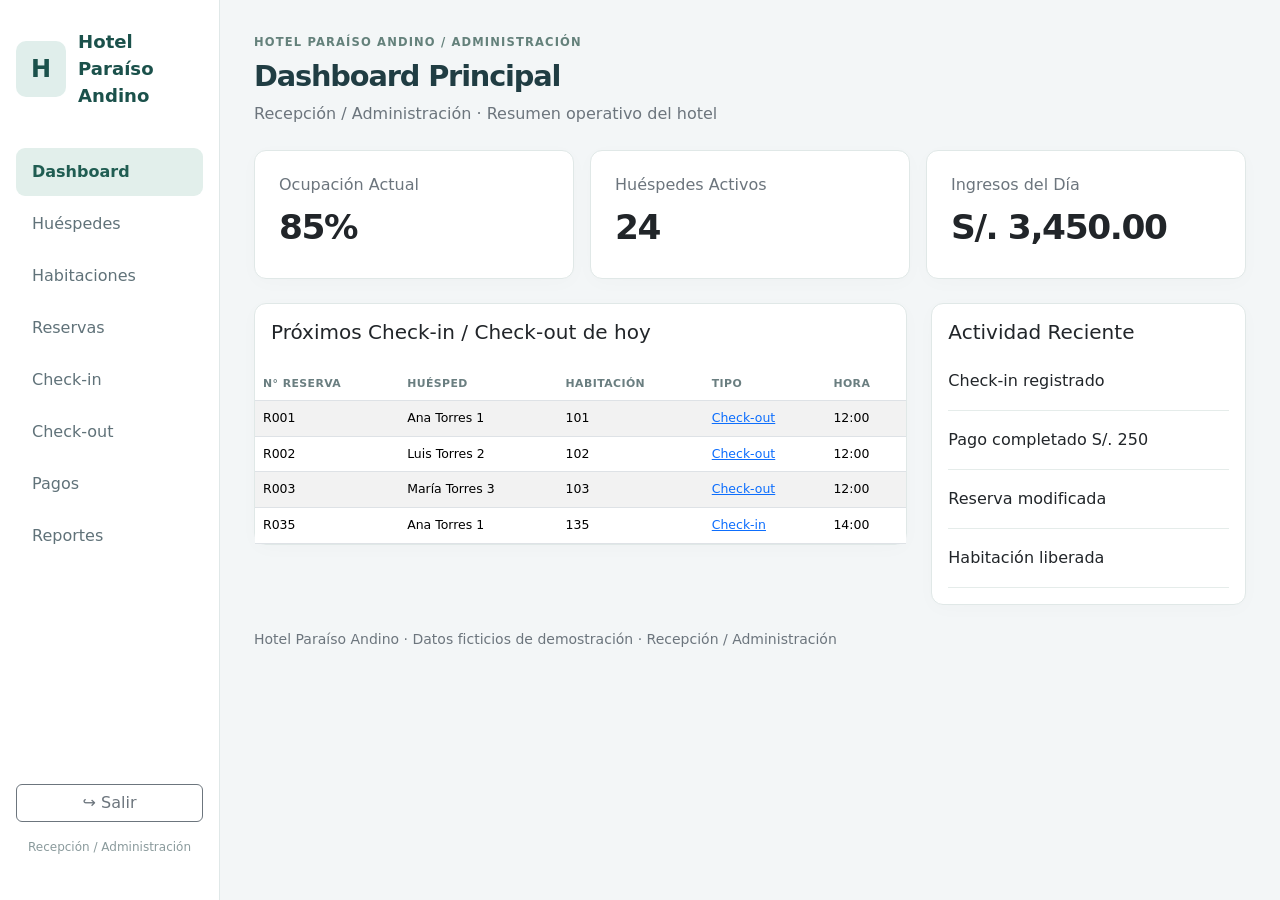
<file: index.html>
<!doctype html>
<html lang="es">
<head>
<meta charset="utf-8">
<meta name="viewport" content="width=device-width, initial-scale=1">
<title>Dashboard Principal | Hotel Paraíso Andino</title>
<link href="https://cdn.jsdelivr.net/npm/bootstrap@5.3.8/dist/css/bootstrap.min.css" rel="stylesheet" integrity="sha384-sRIl4kxILFvY47J16cr9ZwB07vP4J8+LH7qKQnuqkuIAvNWLzeN8tE5YBujZqJLB" crossorigin="anonymous">
<link rel="stylesheet" href="css/styles.css">
<script defer src="https://cdn.jsdelivr.net/npm/bootstrap@5.3.8/dist/js/bootstrap.bundle.min.js" integrity="sha384-FKyoEForCGlyvwx9Hj09JcYn3nv7wiPVlz7YYwJrWVcXK/BmnVDxM+D2scQbITxI" crossorigin="anonymous"></script>
<script defer src="js/main.js"></script>
</head>
<body data-page="index">
<a class="visually-hidden-focusable p-3" href="#contenido">Saltar al contenido</a>
<aside id="sidebar"></aside>
<main id="contenido" tabindex="-1"><div id="alerts" aria-live="polite"></div><div id="app"></div>
<noscript><p class="alert alert-warning">Activa JavaScript para utilizar esta demostración.</p></noscript>
<footer class="text-secondary small mt-4">Hotel Paraíso Andino · Datos ficticios de demostración · Recepción / Administración</footer>
</main>
</body>
</html>
</file>
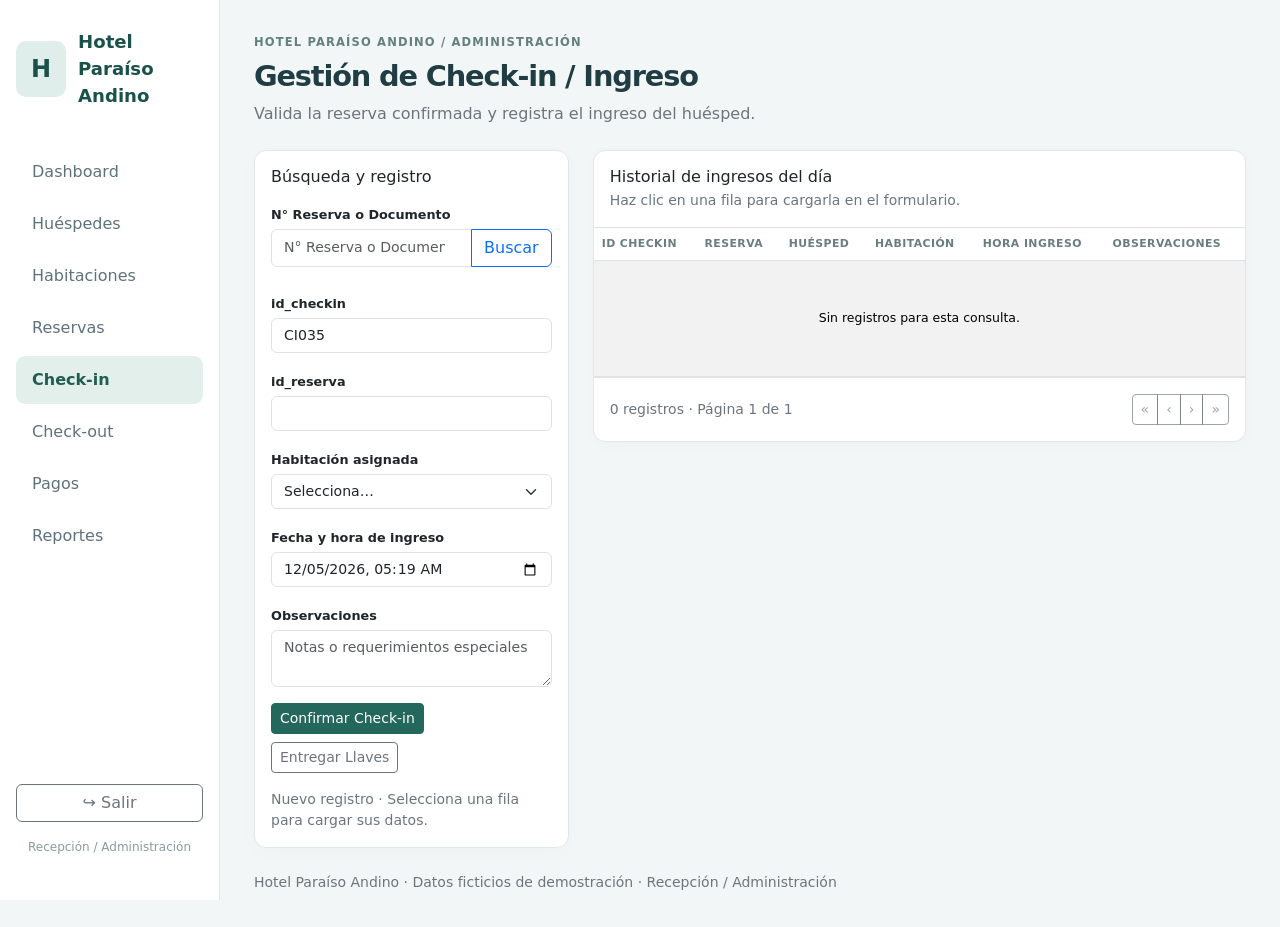
<file: pags/checkin.html>
<!doctype html>
<html lang="es">
<head>
<meta charset="utf-8">
<meta name="viewport" content="width=device-width, initial-scale=1">
<title>Gestión de Check-in / Ingreso | Hotel Paraíso Andino</title>
<link href="https://cdn.jsdelivr.net/npm/bootstrap@5.3.8/dist/css/bootstrap.min.css" rel="stylesheet" integrity="sha384-sRIl4kxILFvY47J16cr9ZwB07vP4J8+LH7qKQnuqkuIAvNWLzeN8tE5YBujZqJLB" crossorigin="anonymous">
<link rel="stylesheet" href="../css/styles.css">
<script defer src="https://cdn.jsdelivr.net/npm/bootstrap@5.3.8/dist/js/bootstrap.bundle.min.js" integrity="sha384-FKyoEForCGlyvwx9Hj09JcYn3nv7wiPVlz7YYwJrWVcXK/BmnVDxM+D2scQbITxI" crossorigin="anonymous"></script>
<script defer src="../js/main.js"></script>
</head>
<body data-page="checkin">
<a class="visually-hidden-focusable p-3" href="#contenido">Saltar al contenido</a>
<aside id="sidebar"></aside>
<main id="contenido" tabindex="-1"><div id="alerts" aria-live="polite"></div><div id="app"></div>
<noscript><p class="alert alert-warning">Activa JavaScript para utilizar esta demostración.</p></noscript>
<footer class="text-secondary small mt-4">Hotel Paraíso Andino · Datos ficticios de demostración · Recepción / Administración</footer>
</main>
</body>
</html>
</file>
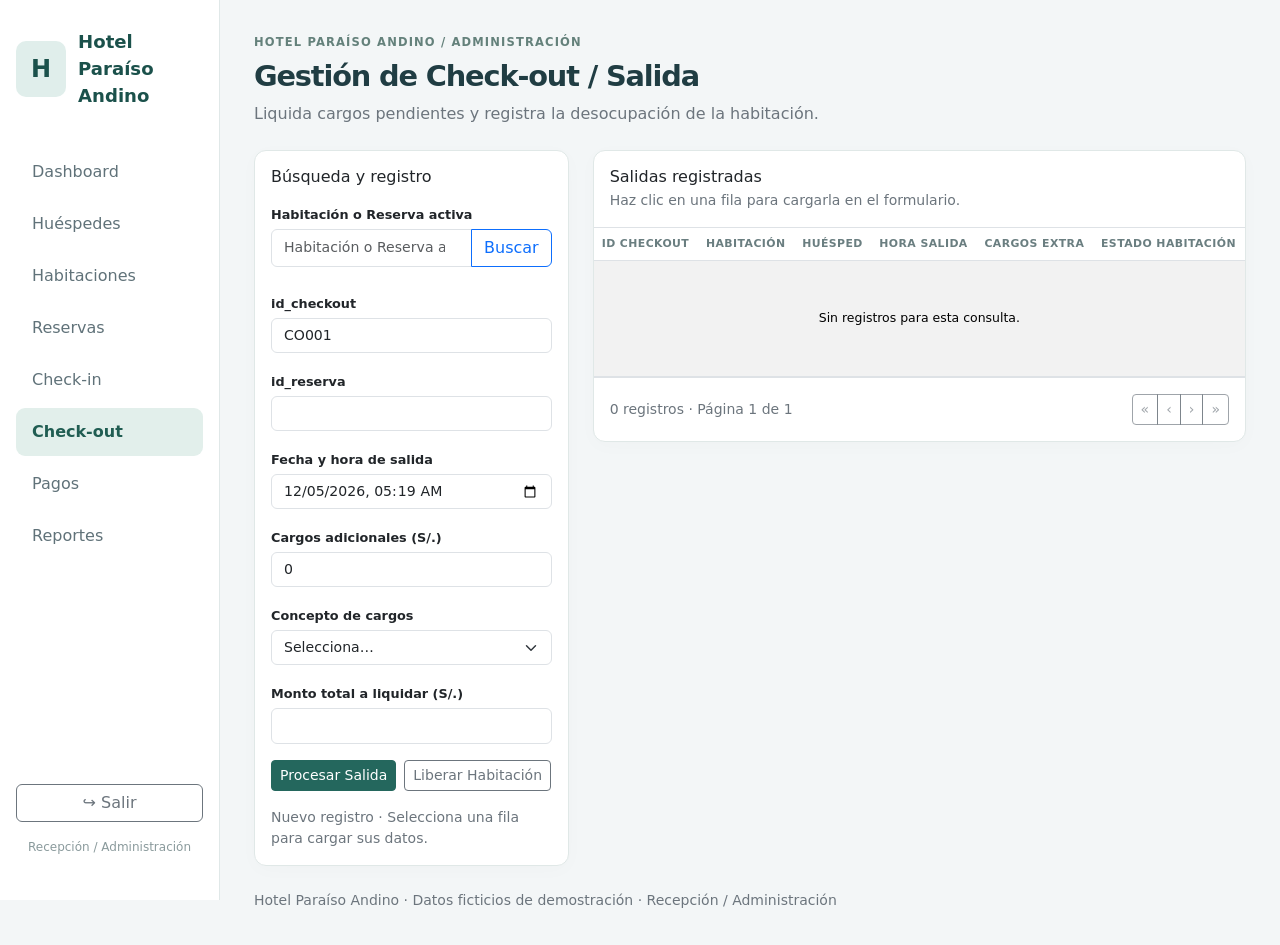
<file: pags/checkout.html>
<!doctype html>
<html lang="es">
<head>
<meta charset="utf-8">
<meta name="viewport" content="width=device-width, initial-scale=1">
<title>Gestión de Check-out / Salida | Hotel Paraíso Andino</title>
<link href="https://cdn.jsdelivr.net/npm/bootstrap@5.3.8/dist/css/bootstrap.min.css" rel="stylesheet" integrity="sha384-sRIl4kxILFvY47J16cr9ZwB07vP4J8+LH7qKQnuqkuIAvNWLzeN8tE5YBujZqJLB" crossorigin="anonymous">
<link rel="stylesheet" href="../css/styles.css">
<script defer src="https://cdn.jsdelivr.net/npm/bootstrap@5.3.8/dist/js/bootstrap.bundle.min.js" integrity="sha384-FKyoEForCGlyvwx9Hj09JcYn3nv7wiPVlz7YYwJrWVcXK/BmnVDxM+D2scQbITxI" crossorigin="anonymous"></script>
<script defer src="../js/main.js"></script>
</head>
<body data-page="checkout">
<a class="visually-hidden-focusable p-3" href="#contenido">Saltar al contenido</a>
<aside id="sidebar"></aside>
<main id="contenido" tabindex="-1"><div id="alerts" aria-live="polite"></div><div id="app"></div>
<noscript><p class="alert alert-warning">Activa JavaScript para utilizar esta demostración.</p></noscript>
<footer class="text-secondary small mt-4">Hotel Paraíso Andino · Datos ficticios de demostración · Recepción / Administración</footer>
</main>
</body>
</html>
</file>
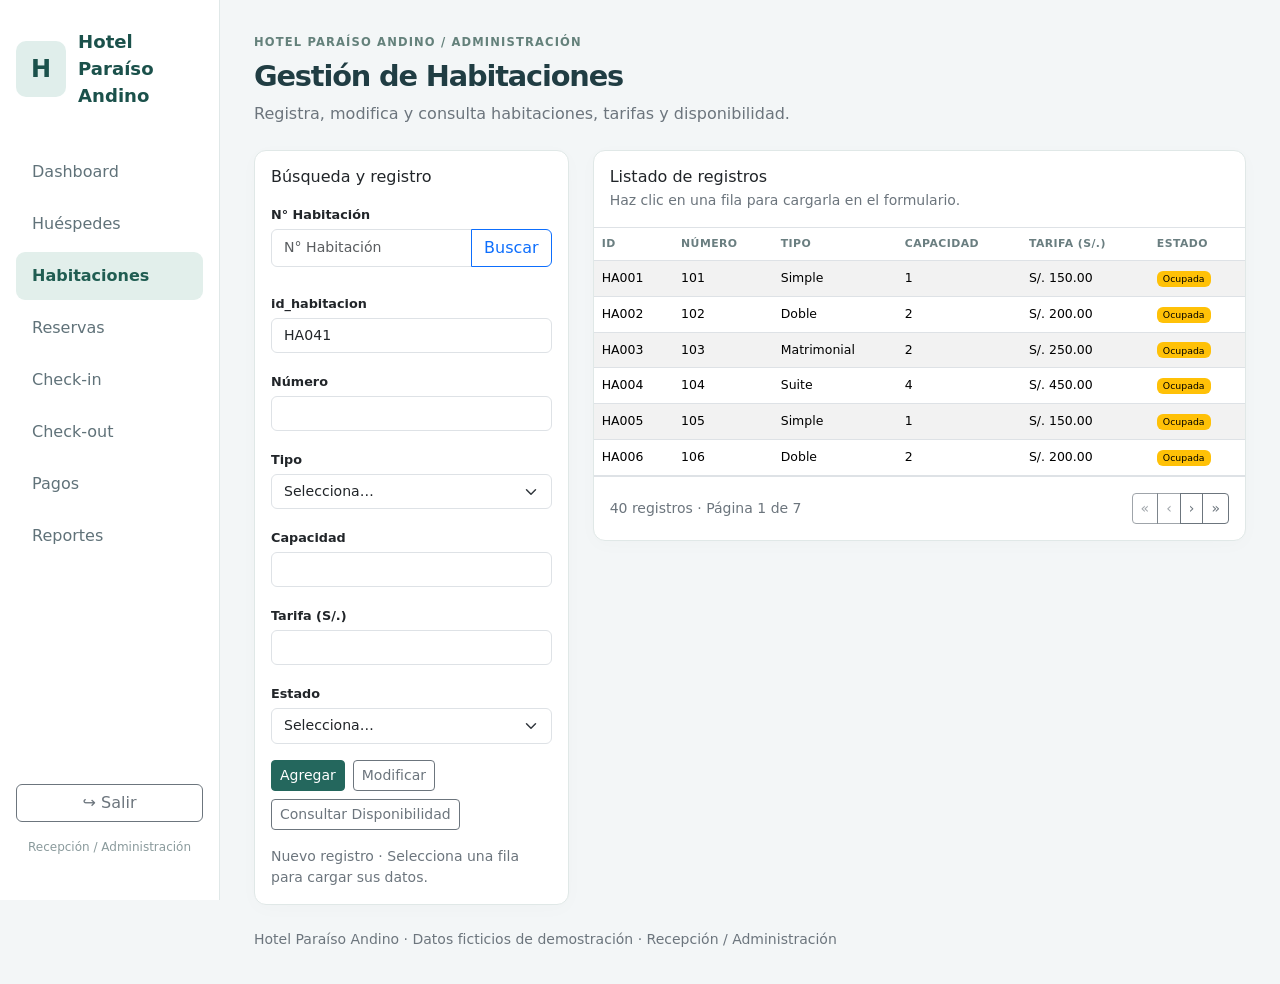
<file: pags/habitaciones.html>
<!doctype html>
<html lang="es">
<head>
<meta charset="utf-8">
<meta name="viewport" content="width=device-width, initial-scale=1">
<title>Gestión de Habitaciones | Hotel Paraíso Andino</title>
<link href="https://cdn.jsdelivr.net/npm/bootstrap@5.3.8/dist/css/bootstrap.min.css" rel="stylesheet" integrity="sha384-sRIl4kxILFvY47J16cr9ZwB07vP4J8+LH7qKQnuqkuIAvNWLzeN8tE5YBujZqJLB" crossorigin="anonymous">
<link rel="stylesheet" href="../css/styles.css">
<script defer src="https://cdn.jsdelivr.net/npm/bootstrap@5.3.8/dist/js/bootstrap.bundle.min.js" integrity="sha384-FKyoEForCGlyvwx9Hj09JcYn3nv7wiPVlz7YYwJrWVcXK/BmnVDxM+D2scQbITxI" crossorigin="anonymous"></script>
<script defer src="../js/main.js"></script>
</head>
<body data-page="habitaciones">
<a class="visually-hidden-focusable p-3" href="#contenido">Saltar al contenido</a>
<aside id="sidebar"></aside>
<main id="contenido" tabindex="-1"><div id="alerts" aria-live="polite"></div><div id="app"></div>
<noscript><p class="alert alert-warning">Activa JavaScript para utilizar esta demostración.</p></noscript>
<footer class="text-secondary small mt-4">Hotel Paraíso Andino · Datos ficticios de demostración · Recepción / Administración</footer>
</main>
</body>
</html>
</file>
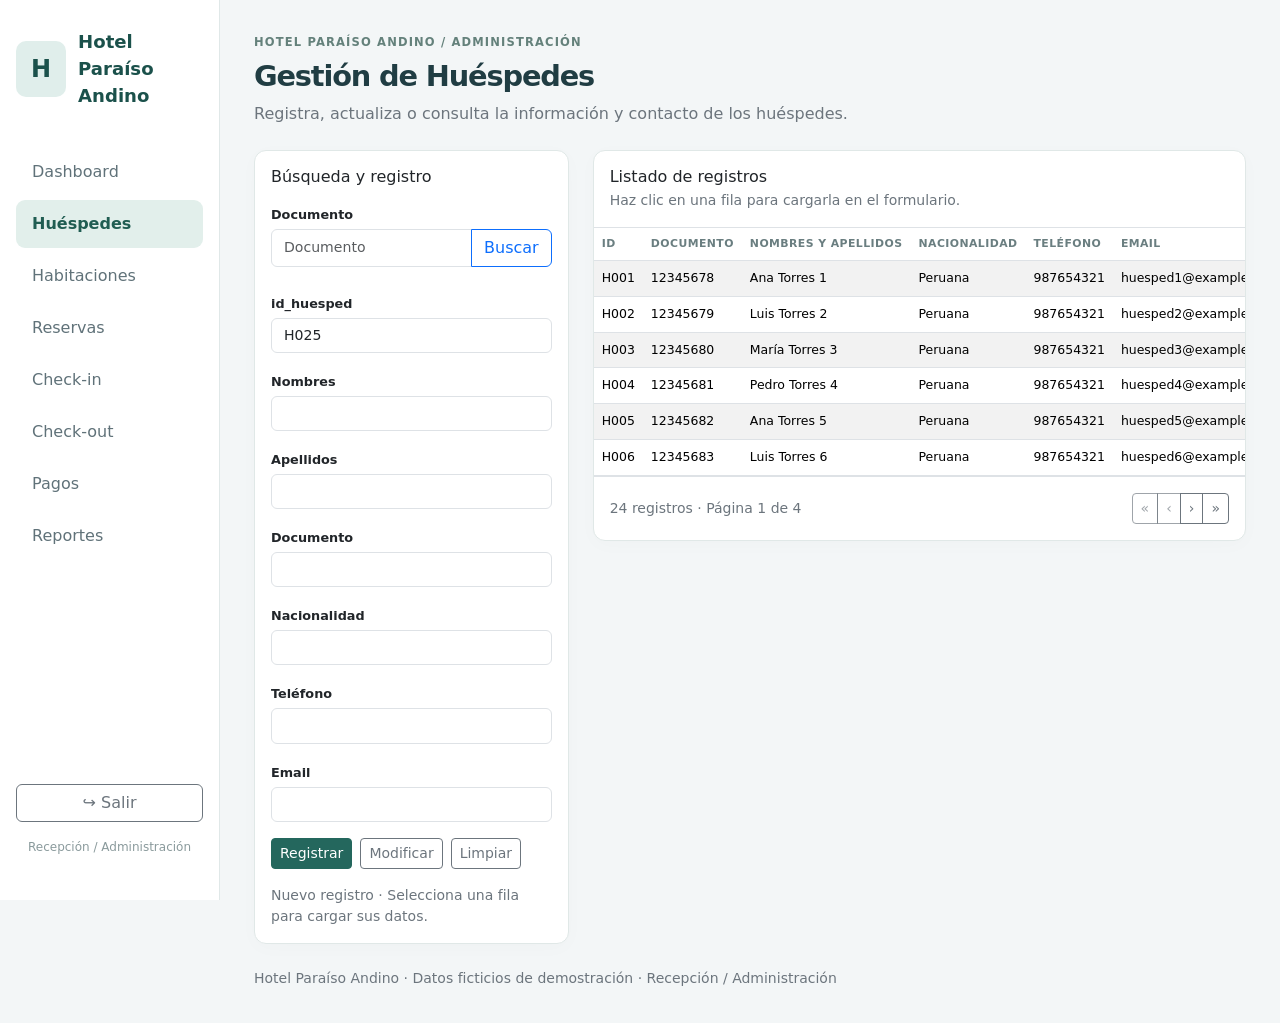
<file: pags/huespedes.html>
<!doctype html>
<html lang="es">
<head>
<meta charset="utf-8">
<meta name="viewport" content="width=device-width, initial-scale=1">
<title>Gestión de Huéspedes | Hotel Paraíso Andino</title>
<link href="https://cdn.jsdelivr.net/npm/bootstrap@5.3.8/dist/css/bootstrap.min.css" rel="stylesheet" integrity="sha384-sRIl4kxILFvY47J16cr9ZwB07vP4J8+LH7qKQnuqkuIAvNWLzeN8tE5YBujZqJLB" crossorigin="anonymous">
<link rel="stylesheet" href="../css/styles.css">
<script defer src="https://cdn.jsdelivr.net/npm/bootstrap@5.3.8/dist/js/bootstrap.bundle.min.js" integrity="sha384-FKyoEForCGlyvwx9Hj09JcYn3nv7wiPVlz7YYwJrWVcXK/BmnVDxM+D2scQbITxI" crossorigin="anonymous"></script>
<script defer src="../js/main.js"></script>
</head>
<body data-page="huespedes">
<a class="visually-hidden-focusable p-3" href="#contenido">Saltar al contenido</a>
<aside id="sidebar"></aside>
<main id="contenido" tabindex="-1"><div id="alerts" aria-live="polite"></div><div id="app"></div>
<noscript><p class="alert alert-warning">Activa JavaScript para utilizar esta demostración.</p></noscript>
<footer class="text-secondary small mt-4">Hotel Paraíso Andino · Datos ficticios de demostración · Recepción / Administración</footer>
</main>
</body>
</html>
</file>
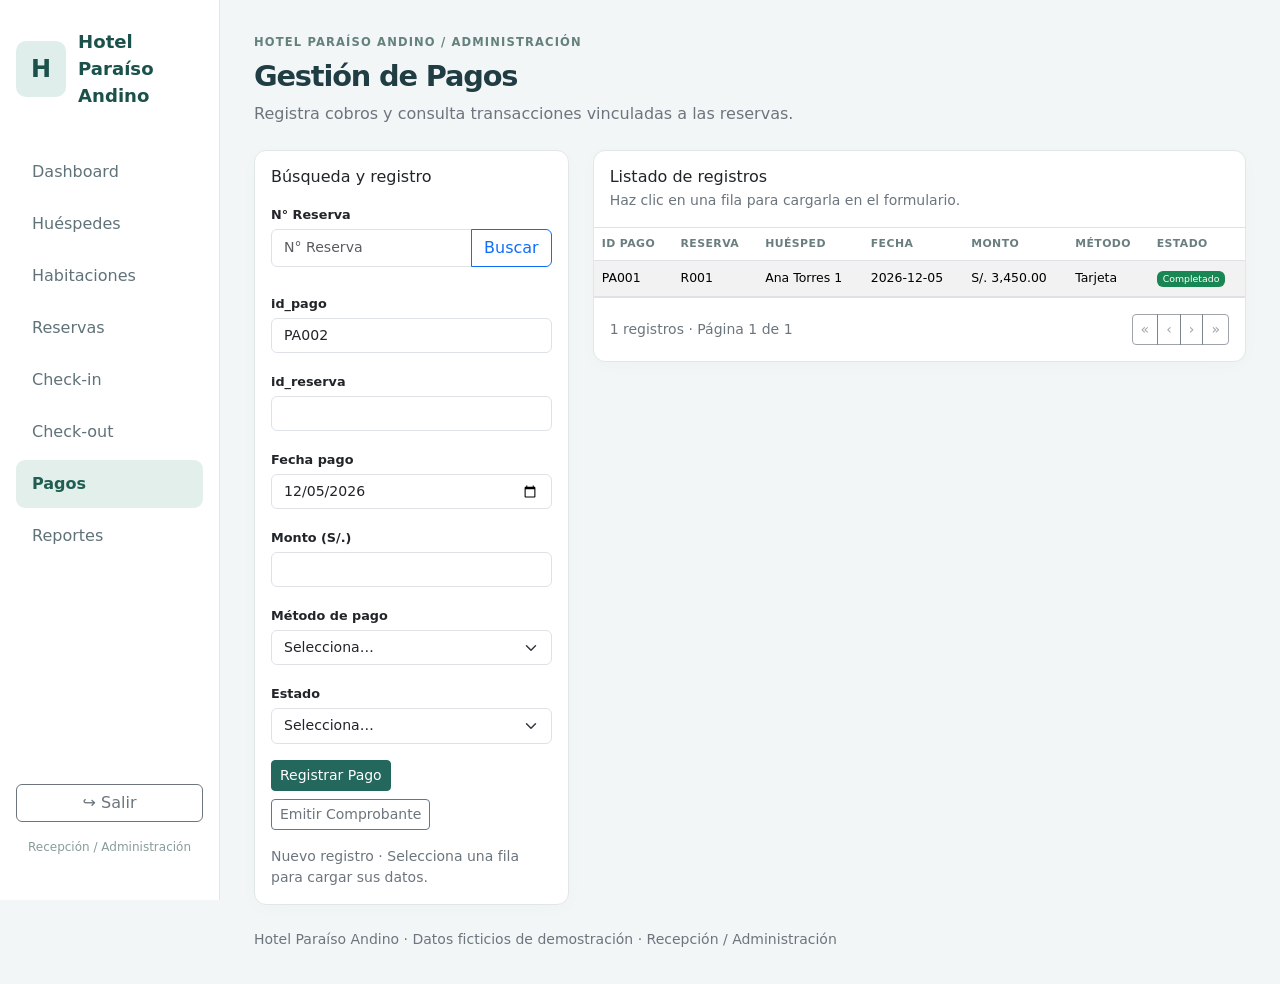
<file: pags/pagos.html>
<!doctype html>
<html lang="es">
<head>
<meta charset="utf-8">
<meta name="viewport" content="width=device-width, initial-scale=1">
<title>Gestión de Pagos | Hotel Paraíso Andino</title>
<link href="https://cdn.jsdelivr.net/npm/bootstrap@5.3.8/dist/css/bootstrap.min.css" rel="stylesheet" integrity="sha384-sRIl4kxILFvY47J16cr9ZwB07vP4J8+LH7qKQnuqkuIAvNWLzeN8tE5YBujZqJLB" crossorigin="anonymous">
<link rel="stylesheet" href="../css/styles.css">
<script defer src="https://cdn.jsdelivr.net/npm/bootstrap@5.3.8/dist/js/bootstrap.bundle.min.js" integrity="sha384-FKyoEForCGlyvwx9Hj09JcYn3nv7wiPVlz7YYwJrWVcXK/BmnVDxM+D2scQbITxI" crossorigin="anonymous"></script>
<script defer src="../js/main.js"></script>
</head>
<body data-page="pagos">
<a class="visually-hidden-focusable p-3" href="#contenido">Saltar al contenido</a>
<aside id="sidebar"></aside>
<main id="contenido" tabindex="-1"><div id="alerts" aria-live="polite"></div><div id="app"></div>
<noscript><p class="alert alert-warning">Activa JavaScript para utilizar esta demostración.</p></noscript>
<footer class="text-secondary small mt-4">Hotel Paraíso Andino · Datos ficticios de demostración · Recepción / Administración</footer>
</main>
</body>
</html>
</file>
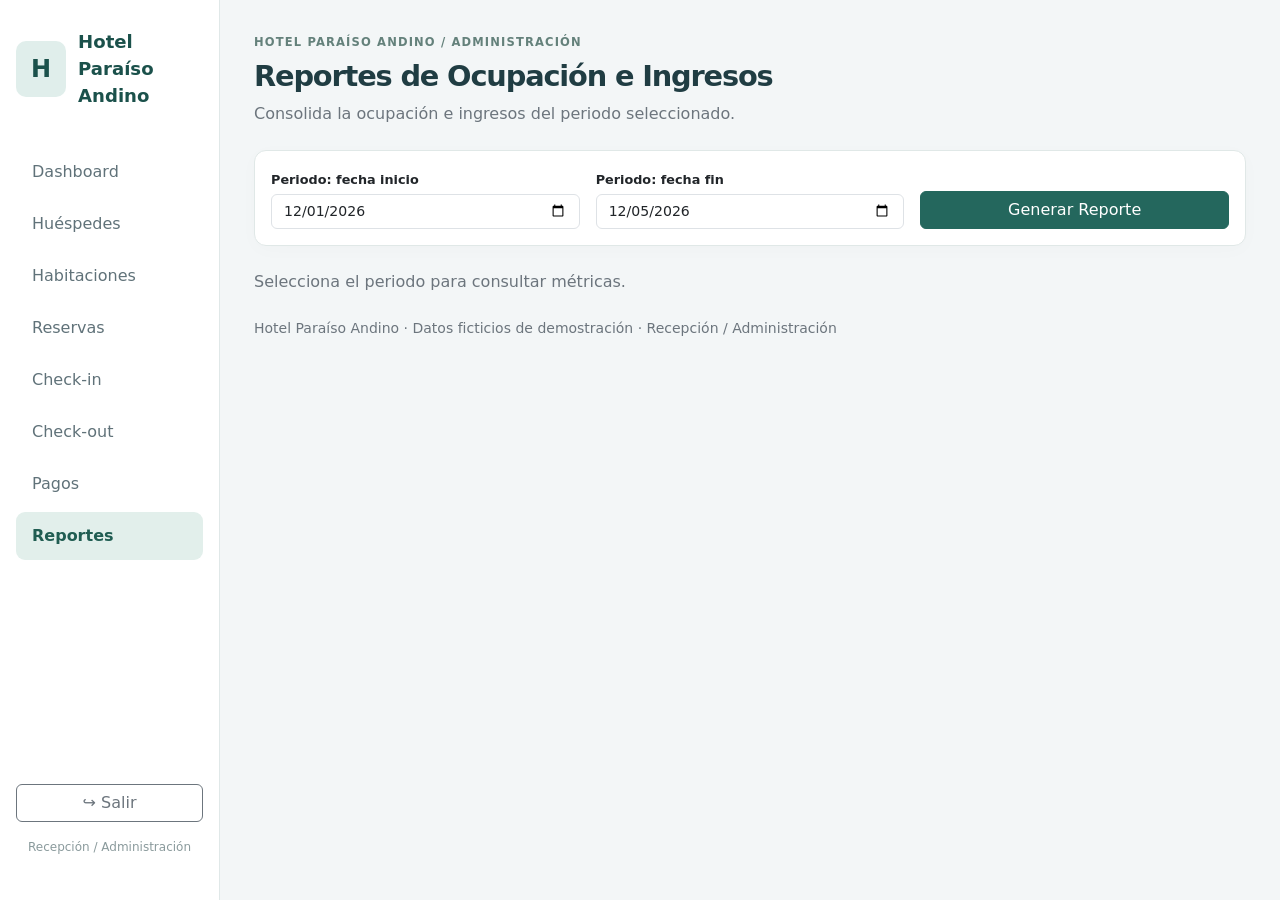
<file: pags/reportes.html>
<!doctype html>
<html lang="es">
<head>
<meta charset="utf-8">
<meta name="viewport" content="width=device-width, initial-scale=1">
<title>Reportes de Ocupación e Ingresos | Hotel Paraíso Andino</title>
<link href="https://cdn.jsdelivr.net/npm/bootstrap@5.3.8/dist/css/bootstrap.min.css" rel="stylesheet" integrity="sha384-sRIl4kxILFvY47J16cr9ZwB07vP4J8+LH7qKQnuqkuIAvNWLzeN8tE5YBujZqJLB" crossorigin="anonymous">
<link rel="stylesheet" href="../css/styles.css">
<script defer src="https://cdn.jsdelivr.net/npm/bootstrap@5.3.8/dist/js/bootstrap.bundle.min.js" integrity="sha384-FKyoEForCGlyvwx9Hj09JcYn3nv7wiPVlz7YYwJrWVcXK/BmnVDxM+D2scQbITxI" crossorigin="anonymous"></script>
<script defer src="../js/main.js"></script>
</head>
<body data-page="reportes">
<a class="visually-hidden-focusable p-3" href="#contenido">Saltar al contenido</a>
<aside id="sidebar"></aside>
<main id="contenido" tabindex="-1"><div id="alerts" aria-live="polite"></div><div id="app"></div>
<noscript><p class="alert alert-warning">Activa JavaScript para utilizar esta demostración.</p></noscript>
<footer class="text-secondary small mt-4">Hotel Paraíso Andino · Datos ficticios de demostración · Recepción / Administración</footer>
</main>
</body>
</html>
</file>
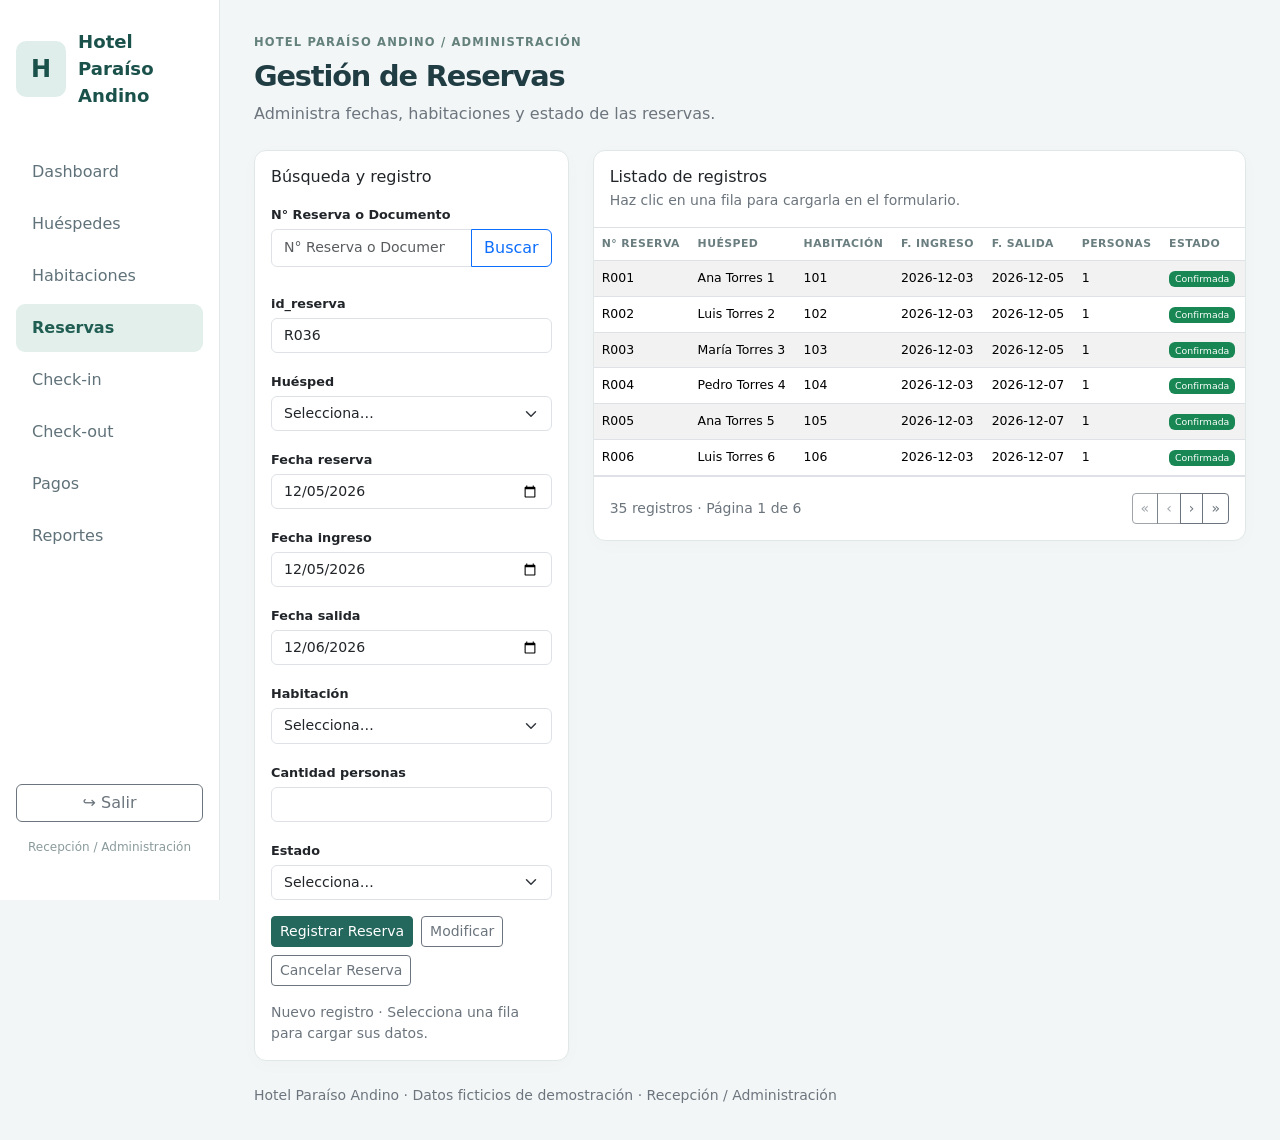
<file: pags/reservas.html>
<!doctype html>
<html lang="es">
<head>
<meta charset="utf-8">
<meta name="viewport" content="width=device-width, initial-scale=1">
<title>Gestión de Reservas | Hotel Paraíso Andino</title>
<link href="https://cdn.jsdelivr.net/npm/bootstrap@5.3.8/dist/css/bootstrap.min.css" rel="stylesheet" integrity="sha384-sRIl4kxILFvY47J16cr9ZwB07vP4J8+LH7qKQnuqkuIAvNWLzeN8tE5YBujZqJLB" crossorigin="anonymous">
<link rel="stylesheet" href="../css/styles.css">
<script defer src="https://cdn.jsdelivr.net/npm/bootstrap@5.3.8/dist/js/bootstrap.bundle.min.js" integrity="sha384-FKyoEForCGlyvwx9Hj09JcYn3nv7wiPVlz7YYwJrWVcXK/BmnVDxM+D2scQbITxI" crossorigin="anonymous"></script>
<script defer src="../js/main.js"></script>
</head>
<body data-page="reservas">
<a class="visually-hidden-focusable p-3" href="#contenido">Saltar al contenido</a>
<aside id="sidebar"></aside>
<main id="contenido" tabindex="-1"><div id="alerts" aria-live="polite"></div><div id="app"></div>
<noscript><p class="alert alert-warning">Activa JavaScript para utilizar esta demostración.</p></noscript>
<footer class="text-secondary small mt-4">Hotel Paraíso Andino · Datos ficticios de demostración · Recepción / Administración</footer>
</main>
</body>
</html>
</file>
<file: css/styles.css>
:root{--hotel:#24675d}body{background:#f3f6f7;color:#203d43}#sidebar{position:fixed;inset:0 auto 0 0;width:220px;background:white;border-right:1px solid #e0e8e8;display:flex;flex-direction:column;padding:28px 16px;z-index:100;overflow-y:auto}.brand{font-size:1.13rem;font-weight:750;text-decoration:none;color:#1b514b;display:flex;align-items:center;gap:12px;margin-bottom:35px}.brand-icon{background:#e0eeeb;border-radius:10px;padding:10px 15px;font-size:1.5rem}.side-link{display:block;padding:12px 16px;margin:4px 0;color:#607279;text-decoration:none;border-radius:9px}.side-link:hover,.side-link.active{background:#e2efeb;color:#205d52}.side-link.active{font-weight:700}.exit-link{margin-top:auto;padding-top:30px}main{margin-left:220px;padding:34px;max-width:1900px}.eyebrow{text-transform:uppercase;letter-spacing:.1em;color:#64817b;font-size:.72rem;font-weight:700}h1{font-size:1.8rem;font-weight:750;letter-spacing:-.04em}.card{border:1px solid #e0e8e7;border-radius:12px;box-shadow:0 4px 20px #24453d05}.form-label{font-size:.8rem;font-weight:650;margin-bottom:.3rem}.form-control,.form-select{font-size:.88rem}.table{font-size:.78rem;vertical-align:middle}.table th{white-space:nowrap;color:#6a7e80;font-size:.68rem;text-transform:uppercase;letter-spacing:.04em}.table tbody tr[data-id]{cursor:pointer}.table tbody tr[data-id]:hover{outline:1px solid #98c4b8}.kpi{font-size:2.15rem;font-weight:750;letter-spacing:-.04em}.btn-primary{--bs-btn-bg:#24675d;--bs-btn-border-color:#24675d;--bs-btn-hover-bg:#194d45;--bs-btn-hover-border-color:#194d45}.badge{font-weight:500}.activity{padding:17px 0;border-bottom:1px solid #e5ecea}.empty{padding:3rem!important;text-align:center;color:#6c757d}.form-panel{max-width:520px}.pagination .page-link{color:#24675d}.profile{font-size:.75rem;color:#8a9a9c}.report-table{margin-top:20px}@media(max-width:991px){#sidebar{width:180px;padding:20px 10px}main{margin-left:180px;padding:20px}.brand{font-size:1rem}.brand-icon{display:none}.form-panel{max-width:none}}@media(max-width:600px){#sidebar{position:relative;width:100%;padding:15px;overflow:visible}.brand{margin-bottom:10px}#sidebar nav{display:flex;overflow-x:auto}.side-link{white-space:nowrap;padding:8px 12px}.exit-link{padding-top:8px;margin-top:0}main{margin-left:0;padding:16px}.profile{display:none}}@media print{#sidebar,footer,.btn,#alerts,.filters{display:none!important}main{margin:0;padding:0}.card{box-shadow:none}body{background:white}}
</file>
